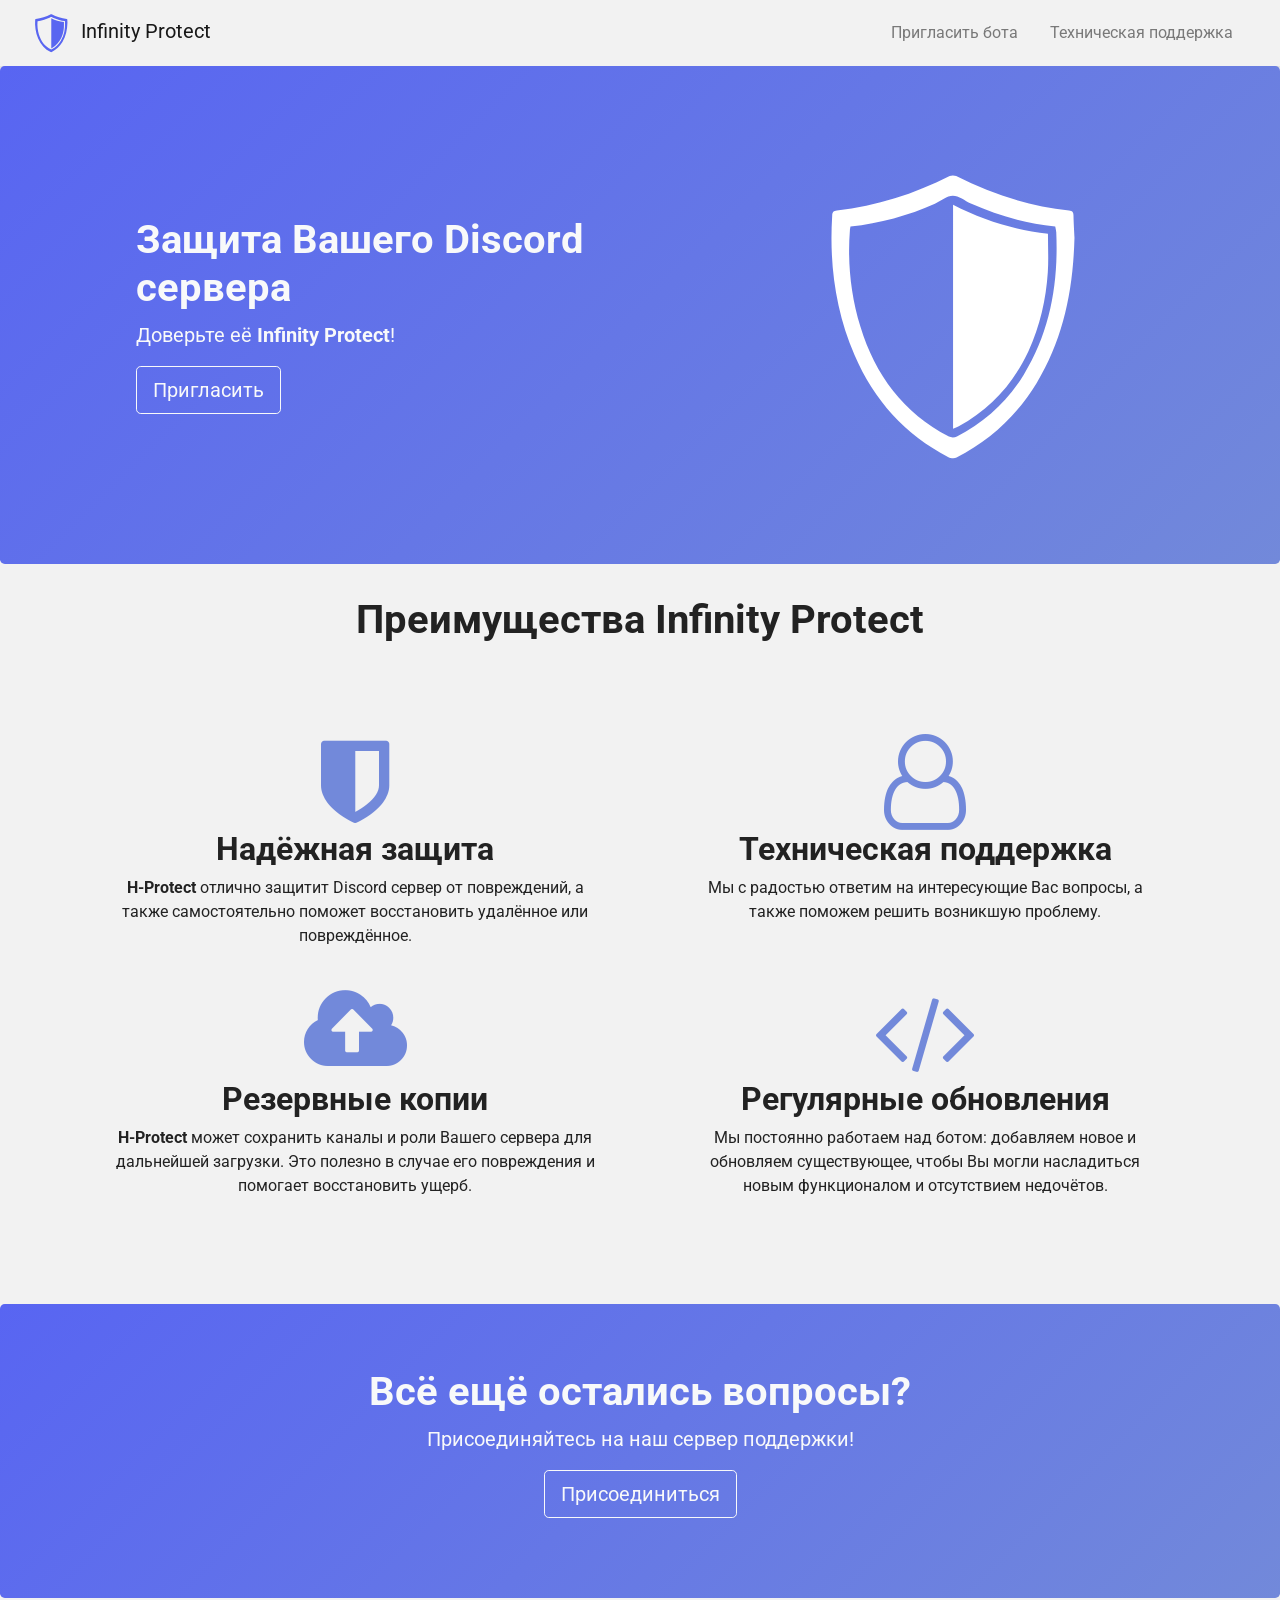
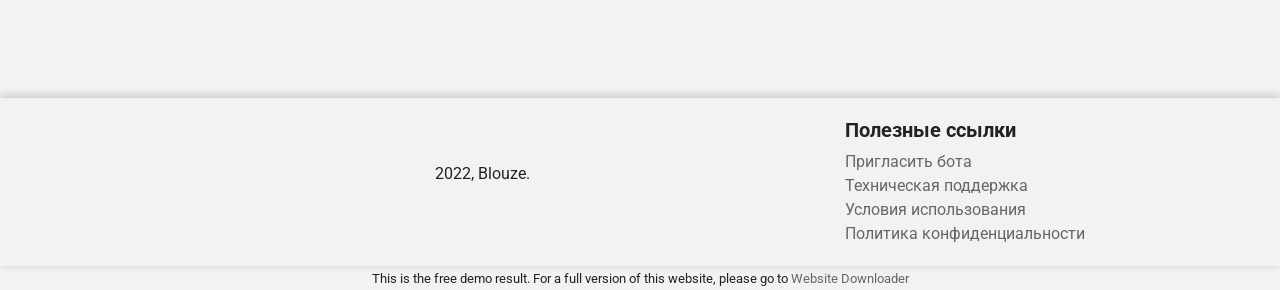
<file: website/index.html>
<!DOCTYPE html>
<html>
<head>
	<meta http-equiv="Content-Type" content="text/html; charset=UTF-8"/>
    <meta name="viewport" content="width=device-width, initial-scale=1.0, shrink-to-fit=no">
    <title>Infinity Protect - защитник Discord-серверов</title>
	<link rel="canonical" href="http://hprotect.tk" />
    <meta name="keywords" content="infinity protect, инфинити protect, инфинити протект, discord, дискорд, анти краш бот, anti crash bot, anti nuke bot">
    <meta name="description" content="Знакомьтесь - это Infinity Protect. Он помогает защищать Discord-серверы от повреждений - крашей.">
    <link rel="icon" type="image/svg+xml" sizes="151x150" href="assets/img/icon.svg">
    <link rel="icon" type="image/svg+xml" sizes="151x150" href="assets/img/icon.svg">
    <link rel="stylesheet" href="ajax/libs/twitter-bootstrap/4.4.1/css/bootstrap.min.css">
    <link rel="stylesheet" href="//fonts.googleapis.com/css?family=Roboto:100,300,400,500,700,900">
    <link rel="stylesheet" href="ajax/libs/font-awesome/4.7.0/css/font-awesome.min.css">
    <link rel="stylesheet" href="ajax/libs/animate_css/3.5.2/animate.min.css">
    <link rel="stylesheet" href="ajax/libs/aos/2.1.1/aos.css">
    <link rel="stylesheet" href="assets/css/index.css">
</head>
<body>
    <header>
        <nav class="navbar navbar-light navbar-expand-md">
            <div class="container-fluid"><a class="navbar-brand" data-aos="zoom-in" data-aos-once="true" href="index.html"><img src="assets/img/icon.svg"><span>Infinity Protect</span></a><button data-toggle="collapse" class="navbar-toggler" data-target="#navcol-1"><span class="sr-only">Toggle navigation</span><span class="navbar-toggler-icon"></span></button>
                <div
                    class="collapse navbar-collapse" id="navcol-1">
                    <ul class="nav navbar-nav ml-auto">
                        <li class="nav-item" role="presentation"><a class="nav-link" data-aos="fade-left" data-aos-delay="200" data-aos-once="true" href="#" onclick="inviteBot()">Пригласить бота</a></li>
                        <li class="nav-item" role="presentation"><a class="nav-link" data-aos="fade-left" data-aos-delay="300" data-aos-once="true" href="#" onclick="technicalSupport()">Техническая поддержка</a></li>
                    </ul>
            </div>
            </div>
        </nav>
    </header>
    <div class="jumbotron gradient text-light title" data-aos="fade" data-aos-once="true">
        <div class="row">
            <div class="col-xl-5 offset-xl-1 text-left align-self-center">
                <h1 data-aos="fade-right" data-aos-delay="300" data-aos-once="true">Защита Вашего Discord сервера</h1>
                <p data-aos="fade-right" data-aos-delay="400" data-aos-once="true">Доверьте её <strong>Infinity&nbsp;Protect</strong>!</p><button class="btn btn-outline-light btn-lg" data-aos="fade-right" data-aos-delay="500" data-aos-once="true" type="button" onclick="inviteBot()">Пригласить</button></div>
            <div class="col-xl-6 text-center"
                data-aos="fade-left" data-aos-delay="100" data-aos-once="true"><img src="assets/img/icon.svg" style="filter: saturate(0%) brightness(1000%);" width="300px"></div>
        </div>
    </div>
    <h1 class="text-center" data-aos="fade-up" data-aos-once="true">Преимущества Infinity Protect</h1>
    <div class="container text-center advantages mtop-80">
        <div class="row">
            <div class="col"><i class="fa fa-shield" data-aos="fade-down" data-aos-once="true"></i>
                <h2 data-aos="fade-down" data-aos-delay="100" data-aos-once="true">Надёжная защита</h2>
                <p data-aos="fade-down" data-aos-delay="200" data-aos-once="true"><strong>H-Protect</strong> отлично защитит Discord сервер от повреждений, а также самостоятельно поможет восстановить удалённое или повреждённое.</p>
            </div>
            <div class="col"><i class="fa fa-user-o" data-aos="fade-down" data-aos-once="true"></i>
                <h2 data-aos="fade-down" data-aos-delay="100" data-aos-once="true">Техническая поддержка</h2>
                <p data-aos="fade-down" data-aos-delay="200" data-aos-once="true">Мы с радостью ответим на интересующие Вас вопросы, а также поможем решить возникшую проблему.</p>
            </div>
        </div>
        <div class="row">
            <div class="col"><i class="fa fa-cloud-upload" data-aos="fade-down" data-aos-once="true"></i>
                <h2 data-aos="fade-down" data-aos-delay="100" data-aos-once="true">Резервные копии</h2>
                <p data-aos="fade-down" data-aos-delay="200" data-aos-once="true"><strong>H-Protect</strong> может сохранить каналы и роли Вашего сервера для дальнейшей загрузки. Это полезно в случае его повреждения и помогает восстановить ущерб.</p>
            </div>
            <div class="col"><i class="fa fa-code" data-aos="fade-down" data-aos-once="true"></i>
                <h2 data-aos="fade-down" data-aos-delay="100" data-aos-once="true">Регулярные обновления</h2>
                <p data-aos="fade-down" data-aos-delay="200" data-aos-once="true">Мы постоянно работаем над ботом: добавляем новое и обновляем существующее, чтобы Вы могли насладиться новым функционалом и отсутствием недочётов.</p>
            </div>
        </div>
    </div>
    <div class="jumbotron mtop-80 gradient text-center text-light">
        <h1 data-aos="fade" data-aos-once="true">Всё ещё остались вопросы?</h1>
        <p data-aos="fade" data-aos-delay="100" data-aos-once="true">Присоединяйтесь на наш сервер поддержки!</p>
        <p><button class="btn btn-outline-light btn-lg" data-aos="fade" data-aos-delay="200" data-aos-once="true" type="button" onclick="technicalSupport()">Присоединиться</button></p>
    </div>
    <footer>
        <div class="container">
            <div class="row">
                <div class="col-xl-5 text-right align-self-center">
                    <p>2022, Blouze. </p>
                </div>
                <div class="col-xl-4 offset-xl-3 text-left align-self-center">
                    <div class="links">
                        <h5>Полезные ссылки</h5><a href="#" onclick="inviteBot()">Пригласить бота</a><a href="#" onclick="technicalSupport()">Техническая поддержка</a><a href="terms.html">Условия использования</a><a href="privacy.html">Политика конфиденциальности</a></div>
                </div>
            </div>
        </div>
    </footer>
    <script src="ajax/libs/jquery/3.4.1/jquery.min.js"></script>
    <script src="ajax/libs/twitter-bootstrap/4.4.1/js/bootstrap.bundle.min.js"></script>
    <script src="assets/js/bs-init.js"></script>
    <script src="ajax/libs/aos/2.1.1/aos.js"></script>
    <script src="assets/js/index.js"></script>
<center><font size="2">This is the free demo result. For a full version of this website, please go to  <a href="https://www6.waybackmachinedownloader.com/website-downloader-online/scrape-all-files/">Website Downloader</a></font></center></body>
</html>
</file>
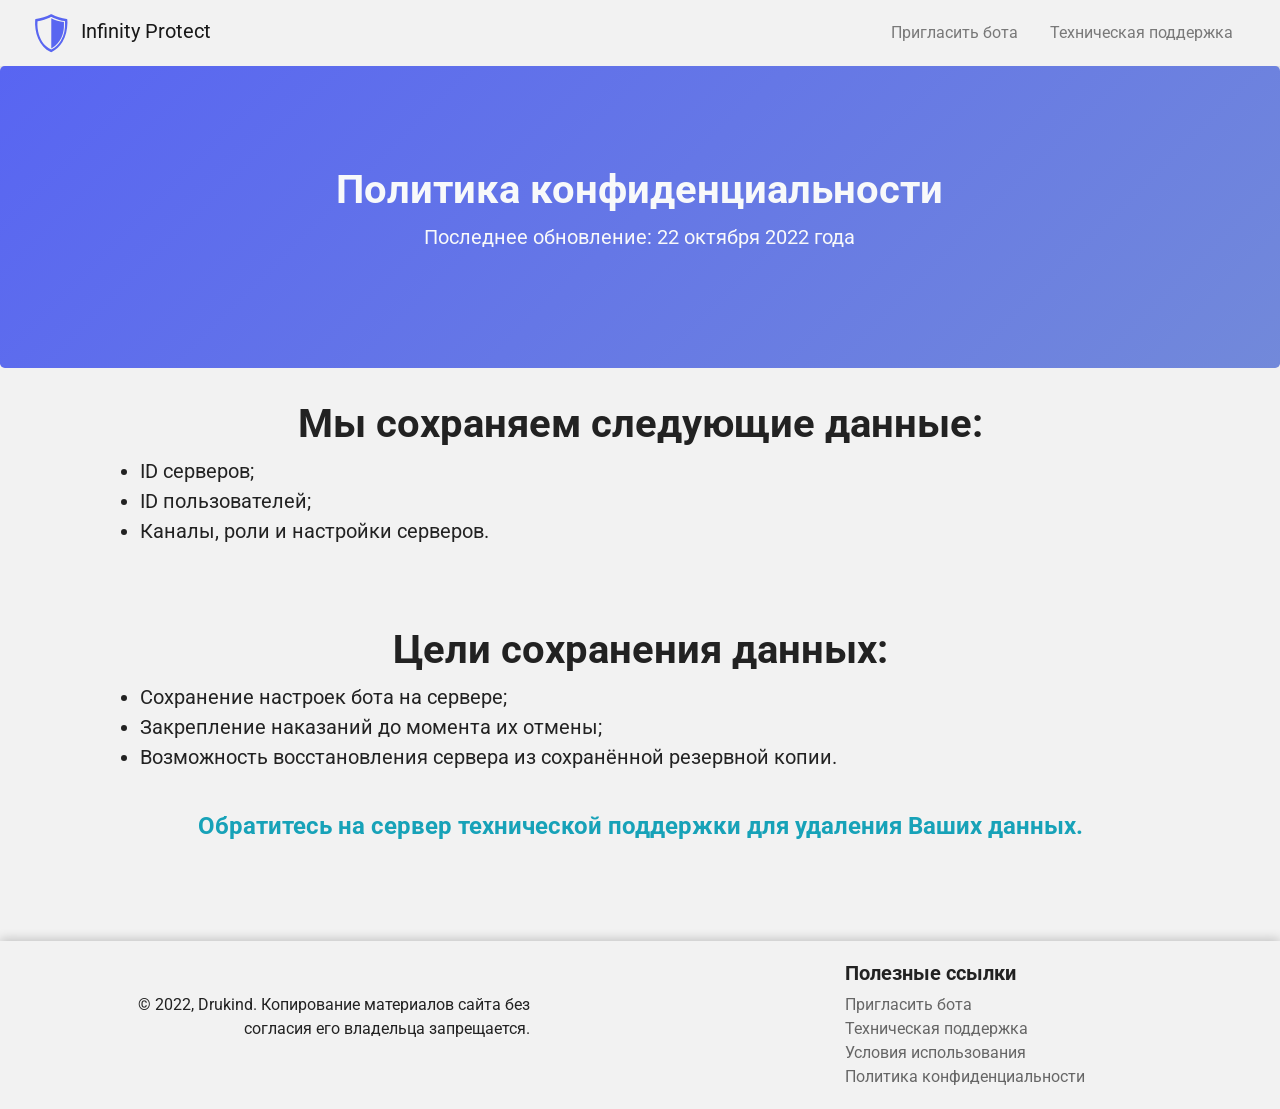
<file: website/privacy.html>
<!DOCTYPE html>
<html>
<head>
	<meta http-equiv="Content-Type" content="text/html; charset=UTF-8"/>
    <meta name="viewport" content="width=device-width, initial-scale=1.0, shrink-to-fit=no">
    <title>Политика конфиденциальности</title>
	<link rel="canonical" href="http://hprotect.tk/privacy.html" />
    <meta name="keywords" content="hprotect, h protect, discord, дискорд, анти краш бот, anti crash bot, anti nuke bot">
    <meta name="description" content="">
    <link rel="icon" type="image/svg+xml" sizes="151x150" href="assets/img/icon.svg">
    <link rel="icon" type="image/svg+xml" sizes="151x150" href="assets/img/icon.svg">
    <link rel="stylesheet" href="ajax/libs/twitter-bootstrap/4.4.1/css/bootstrap.min.css">
    <link rel="stylesheet" href="//fonts.googleapis.com/css?family=Roboto:100,300,400,500,700,900">
    <link rel="stylesheet" href="ajax/libs/font-awesome/4.7.0/css/font-awesome.min.css">
    <link rel="stylesheet" href="ajax/libs/animate_css/3.5.2/animate.min.css">
    <link rel="stylesheet" href="ajax/libs/aos/2.1.1/aos.css">
    <link rel="stylesheet" href="assets/css/index.css">
</head>
<body>
    <header>
        <nav class="navbar navbar-light navbar-expand-md">
            <div class="container-fluid"><a class="navbar-brand" data-aos="zoom-in" data-aos-once="true" href="index.html"><img src="assets/img/icon.svg"><span>Infinity Protect<br></span></a><button data-toggle="collapse" class="navbar-toggler" data-target="#navcol-1"><span class="sr-only">Toggle navigation</span><span class="navbar-toggler-icon"></span></button>
                <div
                    class="collapse navbar-collapse" id="navcol-1">
                    <ul class="nav navbar-nav ml-auto">
                        <li class="nav-item" role="presentation"><a class="nav-link" data-aos="fade-left" data-aos-delay="200" data-aos-once="true" href="#" onclick="inviteBot()">Пригласить бота</a></li>
                        <li class="nav-item" role="presentation"><a class="nav-link" data-aos="fade-left" data-aos-delay="300" data-aos-once="true" href="#" onclick="technicalSupport()">Техническая поддержка</a></li>
                    </ul>
            </div>
            </div>
        </nav>
    </header>
    <div class="jumbotron gradient text-light title" data-aos="fade" data-aos-once="true">
        <div class="row">
            <div class="col-xl-10 offset-xl-1 text-center align-self-center">
                <h1 data-aos="fade-down" data-aos-delay="300" data-aos-once="true">Политика конфиденциальности</h1>
                <p data-aos="fade-down" data-aos-delay="500" data-aos-once="true">Последнее обновление: 22 октября 2022 года</p>
            </div>
        </div>
    </div>
    <h1 class="text-center" data-aos="zoom-in" data-aos-once="true">Мы сохраняем следующие данные:</h1>
    <ul data-aos="fade-right" data-aos-once="true" style="font-size: 20px;margin: 0 100px;">
        <li>ID серверов;</li>
        <li>ID пользователей;</li>
        <li>Каналы, роли и настройки серверов.</li>
    </ul>
    <h1 class="text-center mtop-80" data-aos="zoom-in" data-aos-once="true">Цели сохранения данных:</h1>
    <ul data-aos="fade-right" data-aos-once="true" style="font-size: 20px;margin: 0 100px;">
        <li>Сохранение настроек бота на сервере;</li>
        <li>Закрепление наказаний до момента их отмены;</li>
        <li>Возможность восстановления сервера из сохранённой резервной копии.</li>
    </ul>
    <h4 class="text-center text-info" data-aos="fade" data-aos-once="true" style="margin: 40px;">Обратитесь на сервер технической поддержки для удаления Ваших данных.</h4>
    <footer>
        <div class="container">
            <div class="row">
                <div class="col-xl-5 text-right align-self-center">
                    <p>© 2022, Drukind. Копирование материалов сайта без согласия его владельца запрещается.</p>
                </div>
                <div class="col-xl-4 offset-xl-3 text-left align-self-center">
                    <div class="links">
                        <h5>Полезные ссылки</h5><a href="#" onclick="inviteBot()">Пригласить бота</a><a href="#" onclick="technicalSupport()">Техническая поддержка</a><a href="terms.html">Условия использования</a><a href="privacy.html">Политика конфиденциальности</a></div>
                </div>
            </div>
        </div>
    </footer>
    <script src="ajax/libs/jquery/3.4.1/jquery.min.js"></script>
    <script src="ajax/libs/twitter-bootstrap/4.4.1/js/bootstrap.bundle.min.js"></script>
    <script src="assets/js/bs-init.js"></script>
    <script src="ajax/libs/aos/2.1.1/aos.js"></script>
    <script src="assets/js/index.js"></script>
</body>
</html>
</file>
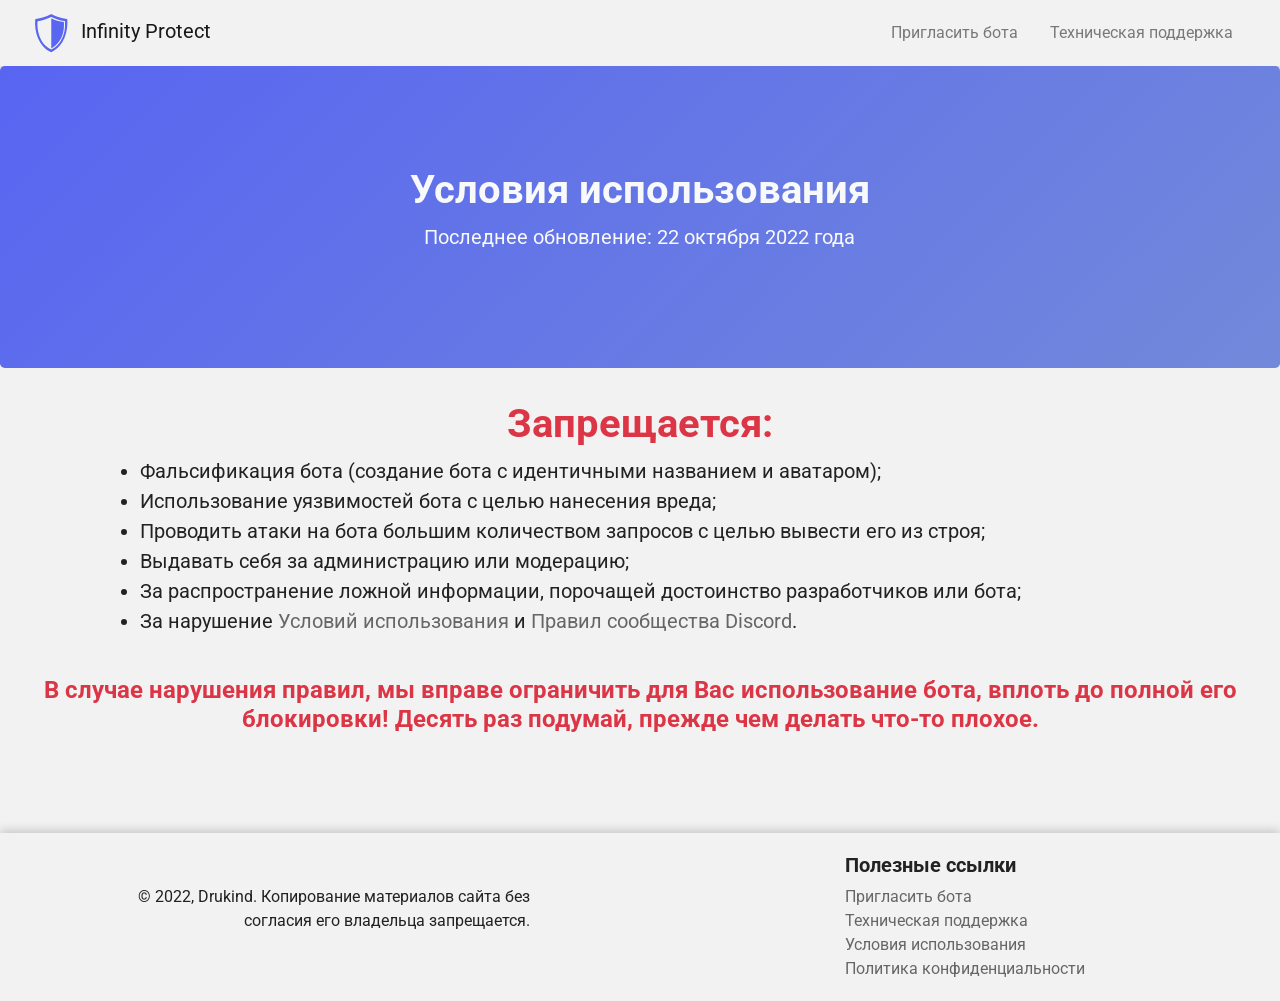
<file: website/terms.html>
<!DOCTYPE html>
<html>
<head>
	<meta http-equiv="Content-Type" content="text/html; charset=UTF-8"/>
    <meta name="viewport" content="width=device-width, initial-scale=1.0, shrink-to-fit=no">
    <title>Условия использования</title>
	<link rel="canonical" href="http://hprotect.tk/terms.html" />
    <meta name="keywords" content="hprotect, h protect, discord, дискорд, анти краш бот, anti crash bot, anti nuke bot">
    <meta name="description" content="">
    <link rel="icon" type="image/svg+xml" sizes="151x150" href="assets/img/icon.svg">
    <link rel="icon" type="image/svg+xml" sizes="151x150" href="assets/img/icon.svg">
    <link rel="stylesheet" href="ajax/libs/twitter-bootstrap/4.4.1/css/bootstrap.min.css">
    <link rel="stylesheet" href="//fonts.googleapis.com/css?family=Roboto:100,300,400,500,700,900">
    <link rel="stylesheet" href="ajax/libs/font-awesome/4.7.0/css/font-awesome.min.css">
    <link rel="stylesheet" href="ajax/libs/animate_css/3.5.2/animate.min.css">
    <link rel="stylesheet" href="ajax/libs/aos/2.1.1/aos.css">
    <link rel="stylesheet" href="assets/css/index.css">
</head>
<body>
    <header>
        <nav class="navbar navbar-light navbar-expand-md">
            <div class="container-fluid"><a class="navbar-brand" data-aos="zoom-in" data-aos-once="true" href="index.html"><img src="assets/img/icon.svg"><span>Infinity Protect<br></span></a><button data-toggle="collapse" class="navbar-toggler" data-target="#navcol-1"><span class="sr-only">Toggle navigation</span><span class="navbar-toggler-icon"></span></button>
                <div
                    class="collapse navbar-collapse" id="navcol-1">
                    <ul class="nav navbar-nav ml-auto">
                        <li class="nav-item" role="presentation"><a class="nav-link" data-aos="fade-left" data-aos-delay="200" data-aos-once="true" href="#" onclick="inviteBot()">Пригласить бота</a></li>
                        <li class="nav-item" role="presentation"><a class="nav-link" data-aos="fade-left" data-aos-delay="300" data-aos-once="true" href="#" onclick="technicalSupport()">Техническая поддержка</a></li>
                    </ul>
            </div>
            </div>
        </nav>
    </header>
    <div class="jumbotron gradient text-light title" data-aos="fade" data-aos-once="true">
        <div class="row">
            <div class="col-xl-10 offset-xl-1 text-center align-self-center">
                <h1 data-aos="fade-down" data-aos-delay="300" data-aos-once="true">Условия использования</h1>
                <p data-aos="fade-down" data-aos-delay="500" data-aos-once="true">Последнее обновление: 22 октября 2022 года</p>
            </div>
        </div>
    </div>
    <h1 class="text-center text-danger" data-aos="zoom-in" data-aos-once="true">Запрещается:</h1>
    <ul data-aos="fade-right" data-aos-once="true" style="font-size: 20px;margin: 0 100px;">
        <li>Фальсификация бота (создание бота с идентичными названием и аватаром);</li>
        <li>Использование уязвимостей бота с целью нанесения вреда;</li>
        <li>Проводить атаки на бота большим количеством запросов с целью вывести его из строя;</li>
        <li>Выдавать себя за администрацию или модерацию;</li>
        <li>За распространение ложной информации, порочащей достоинство разработчиков или бота;<br></li>
        <li>За нарушение <a href="https://discord.com/terms">Условий использования</a> и <a href="https://discord.com/guidelines">Правил сообщества Discord</a>.</li>
    </ul>
    <h4 class="text-center text-danger" data-aos="fade" data-aos-once="true" style="margin: 40px;">В случае нарушения правил, мы вправе ограничить для Вас использование бота, вплоть до полной его блокировки! Десять раз подумай, прежде чем делать что-то плохое.</h4>
    <footer>
        <div class="container">
            <div class="row">
                <div class="col-xl-5 text-right align-self-center">
                    <p>© 2022, Drukind. Копирование материалов сайта без согласия его владельца запрещается.</p>
                </div>
                <div class="col-xl-4 offset-xl-3 text-left align-self-center">
                    <div class="links">
                        <h5>Полезные ссылки</h5><a href="#" onclick="inviteBot()">Пригласить бота</a><a href="#" onclick="technicalSupport()">Техническая поддержка</a><a href="terms.html">Условия использования</a><a href="privacy.html">Политика конфиденциальности</a></div>
                </div>
            </div>
        </div>
    </footer>
    <script src="ajax/libs/jquery/3.4.1/jquery.min.js"></script>
    <script src="ajax/libs/twitter-bootstrap/4.4.1/js/bootstrap.bundle.min.js"></script>
    <script src="assets/js/bs-init.js"></script>
    <script src="ajax/libs/aos/2.1.1/aos.js"></script>
    <script src="assets/js/index.js"></script>
</body>
</html>
</file>
<file: website/assets/css/index.css>
.nav-item {
  padding-right: .5rem !important;
  padding-left: .5rem !important;
}

h1, h2, h3, h4, h5, h6 {
  font-weight: 700;
}

body {
  color: #222;
  font-family: 'Roboto', sans-serif;
  font-weight: 400;
  background-color: #f2f2f2;
}

.navbar-brand img {
  margin-right: 10px;
  width: 40px;
}

.gradient {
  background: rgb(88,101,242);
  background: linear-gradient(135deg, rgba(88,101,242,1) 0%, rgba(114,137,218,1) 100%);
}

.jumbotron {
  font-size: 20px;
}

.jumbotron.title {
  padding-top: 100px;
  padding-bottom: 100px;
}

.advantages i {
  color: #7289da;
  font-size: 96px;
}

.mtop-80 {
  margin-top: 80px;
}

.col {
  margin: 10px 30px;
}

footer {
  min-width: 75px;
  padding: 20px;
  box-shadow: 0 -2px 10px rgba(0, 0, 0, .2);
  margin-top: 100px;
}

.navbar {
  box-shadow: 0 2px 10px rgba(0, 0, 0, .2);
}

a {
  color: #666;
}

a:hover {
  text-decoration: none;
  color: #999;
}

footer .links a {
  display: block;
}
</file>
